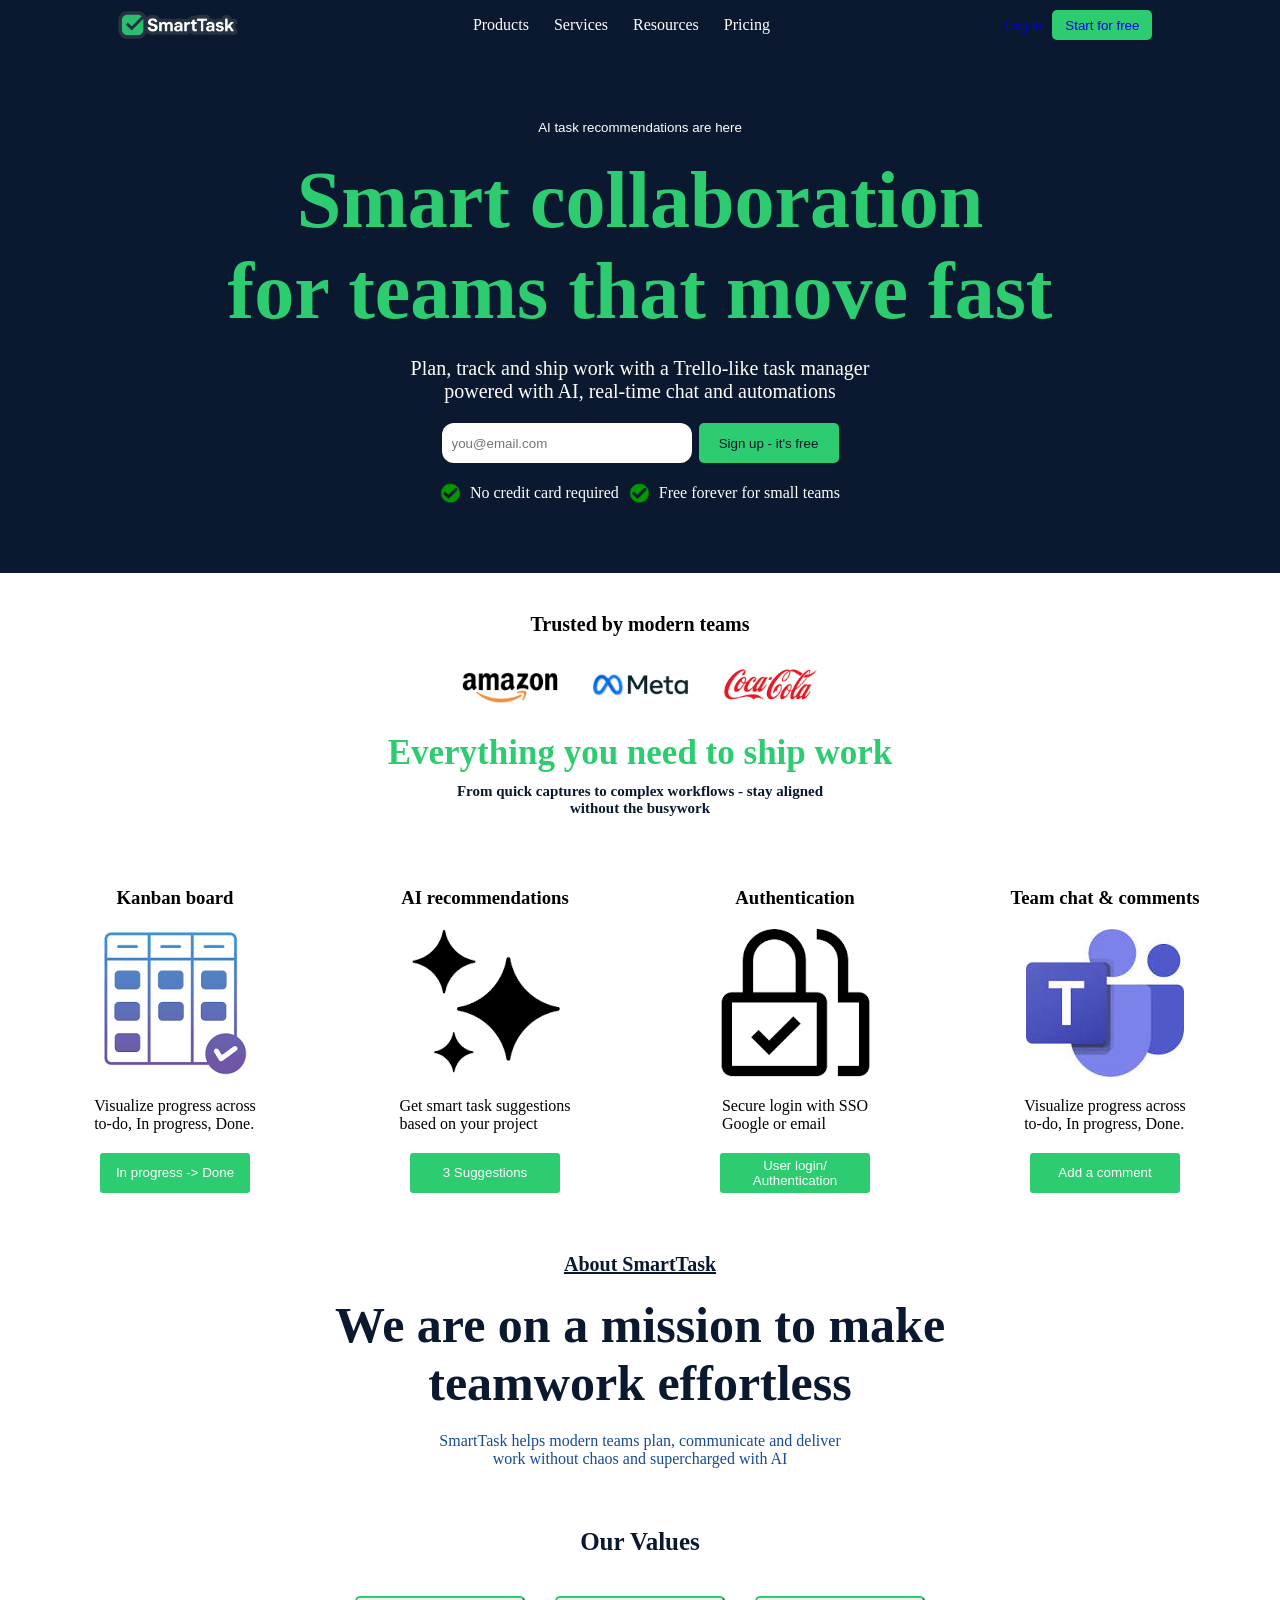
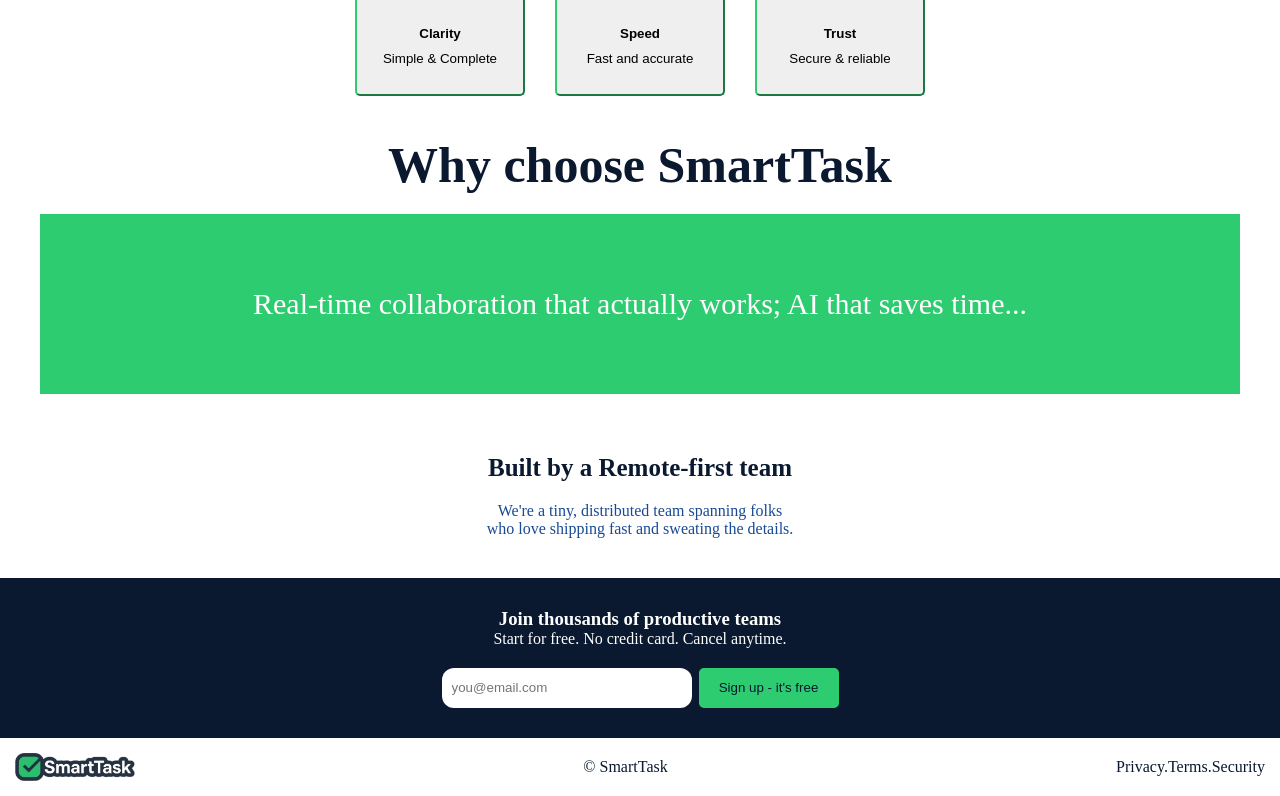
<file: index.html>
<!DOCTYPE html>
<html lang="en">
<head>
    <meta charset="UTF-8">
    <meta name="viewport" content="width=device-width, initial-scale=1.0">
    <title>SmartTask</title>
    <link rel="stylesheet" href="smart.css">
    <script defer src="/smart.js"></script>
</head>
<body>
    <div class="head">
        <img src="/sma.png">
        <div class="menu">☰</div>
        <div class="nav">

          <div class="dropdown">
            <a href="#">Products</a>
            <div class="dropdown-content">
                <a href="#">Team Collaboration</a>
                <a href="#">To-do list</a>
            </div>
          </div>

          <div class="dropdown">
            <a href="#">Services</a>
            <div class="dropdown-content">
                <a href="#">Automation</a>
                <a href="#">Ai Suggestions</a>
            </div>
          </div>
          
          <div class="dropdown">
            <a href="#">Resources</a>
            <div class="dropdown-content">
                <a href="">Kaban Board</a>
                <a href=""></a>
            </div>
          </div>

          <div class="dropdown">
            <a href="#">Pricing</a>
            <div class="dropdown-content">
                <a href="">Sign-up to premium</a>
            </div>
          </div>
        
        </div>

        <div class="btn">
            <button class="log"><a href="log.html"> Log In</a></button>
            <button class="start"><a href="sign.html">Start for free</a></button>
        </div>

    </div>

    <div class="section2">
        <button class="button"> <span> AI task recommendations are here</span></button>
        <h1>Smart collaboration <br>for teams that move fast</h1>
        <p class="para">Plan, track and ship work with a Trello-like task manager<br>powered with AI, real-time chat and automations</p>

        <div class="input">
        <input type="text" placeholder="you@email.com">
        <button><a href="sign.html">Sign up - it's free</a></button>
      </div>

      <div class="credit">
      <img class="tick" src="/tick.png"><p >No credit card required</p>
      <img class="tick" src="/tick.png"><p>Free forever for small teams</p>
    </div>
    </div>

    <div class="section3">
      <h5>Trusted by modern teams</h5>
      <div class="logo">
      <img src="/images/amazon.png">
      <img src="/images/meta.png">
      <img src="/images/coca.png">
      </div>

      <h4>Everything you need to ship work</h4>
      <h6>From quick captures to complex workflows - stay aligned <br> without the busywork</h6>
    </div>

    <div class="section4">
      <div class="card">
        <h3>Kanban board</h3>
        <img src="/images/KANBAN.png">
        <p>Visualize progress across <br>to-do, In progress, Done.</p>
        <button>In progress -> Done</button>
      </div>

      <div class="card">
        <h3>AI recommendations</h3>
        <img src="/images/ai.png">
        <p>Get smart task suggestions <br> based on your project</p>
        <button>3 Suggestions</button>
      </div>

      <div class="card">
        <h3>Authentication</h3>
        <img src="/images/authen.png">
        <p>Secure login with SSO<br>Google or email</p>
        <button>User login/ Authentication</button>
      </div>

      <div class="card">
        <h3>Team chat & comments</h3>
        <img src="/images/team.jpg">
        <p>Visualize progress across <br>to-do, In progress, Done.</p>
        <button>Add a comment</button>
      </div>

    </div>

    <div class="section5">
      <h6><u>About SmartTask</u></h6>
      <h2> We are on a mission to make<br>teamwork effortless</h2>
      <p>SmartTask helps modern teams plan, communicate and deliver <br> work without chaos and supercharged with AI</p>
      <h4><b>Our Values</b></h4>
      <div class="values">
        <button><b>Clarity</b> <br> Simple & Complete </button>
        <button><b>Speed</b> <br> Fast and accurate</button>
        <button><b>Trust</b> <br> Secure & reliable</button>
      </div>
      <h2> Why choose SmartTask</h2>

      <div class="why">
        <p class="scroll-text">
          Real-time collaboration that actually works; AI that saves time...
        </p>
      </div>

      <h4>Built by a Remote-first team</h4>
      <p>We're a tiny, distributed team spanning folks<br> who love shipping fast and sweating the details. </p>
    
    </div>
    </div>

    <div class="down">
      <h3>Join thousands of productive teams</h3>
      <p>Start for free. No credit card. Cancel anytime.</p>
      <div class="input">
        <input type="text" placeholder="you@email.com">
        <button><a href="sign.html">Sign up - it's free</a></button>
      </div>
    </div>

    <footer>
      <img src="/sma.png">
      <p>&copy SmartTask</p>
      <p href="">Privacy.Terms.Security</p>
    </footer>
</body>
</html>
</file>
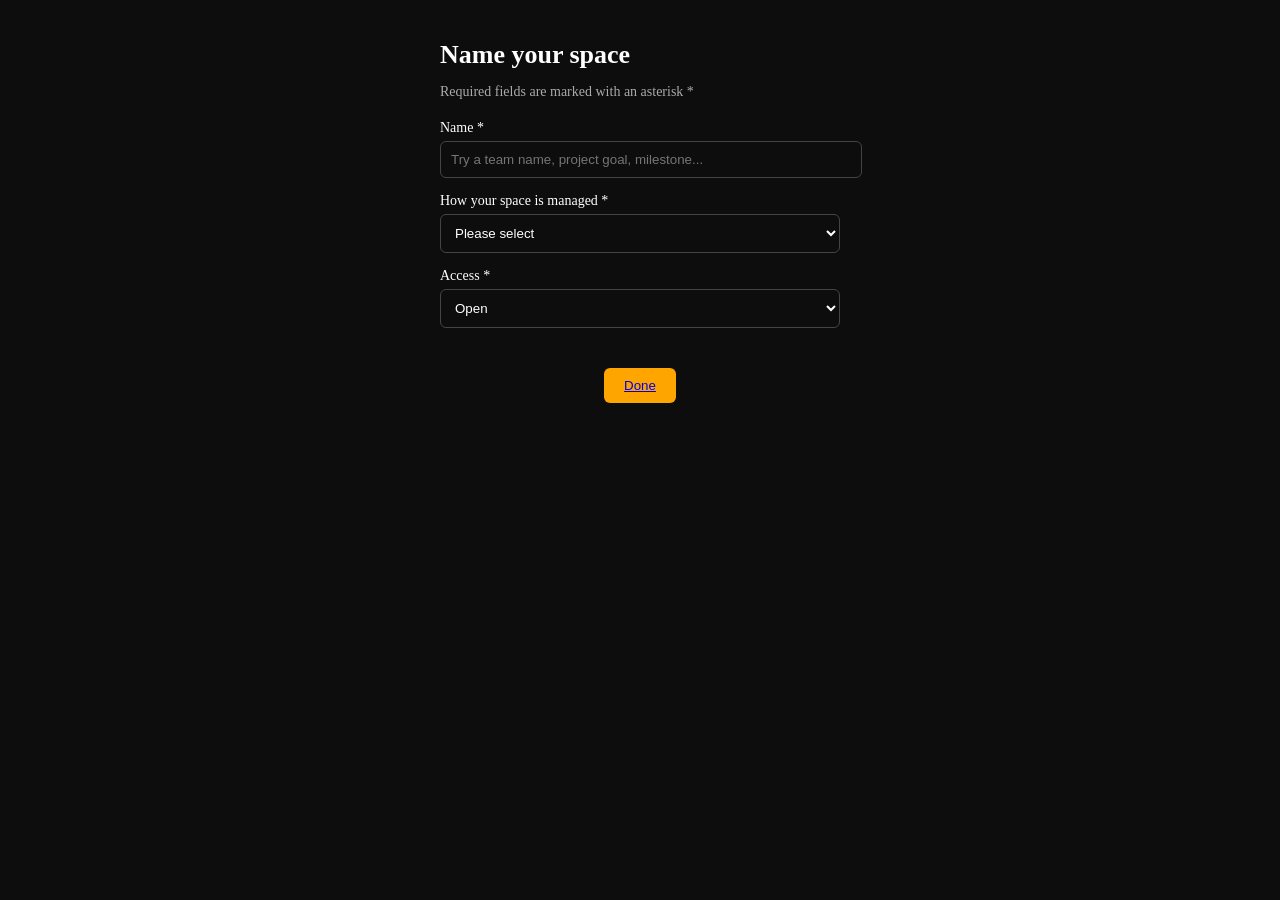
<file: craban.html>
<!DOCTYPE html>
<html lang="en">
<head>
  <meta charset="UTF-8">
  <title>Create Space</title>
  <link rel="stylesheet" href="craban.css">
  <script src="space.js"></script>
</head>
<body>

<div class="container">

  <h1>Name your space</h1>
  <p class="subtext">Required fields are marked with an asterisk *</p>

  <label>Name *</label>
  <input id="spaceName" type="text" placeholder="Try a team name, project goal, milestone...">

  <label>How your space is managed *</label>
  <select id="spaceType">
    <option>Please select</option>
    <option>Team-managed</option>
    <option>Company-managed</option>
  </select>
  
  <label>Access *</label>
  <select id="accessType">
    <option>Open</option>
    <option>Private</option>
  </select>

  </div>

  <div class="footer">
    <button id="createSpaceBtn"> <a href="done.html">Done</a></button>
  </div>

  
</div>

</body>
</html>
</file>
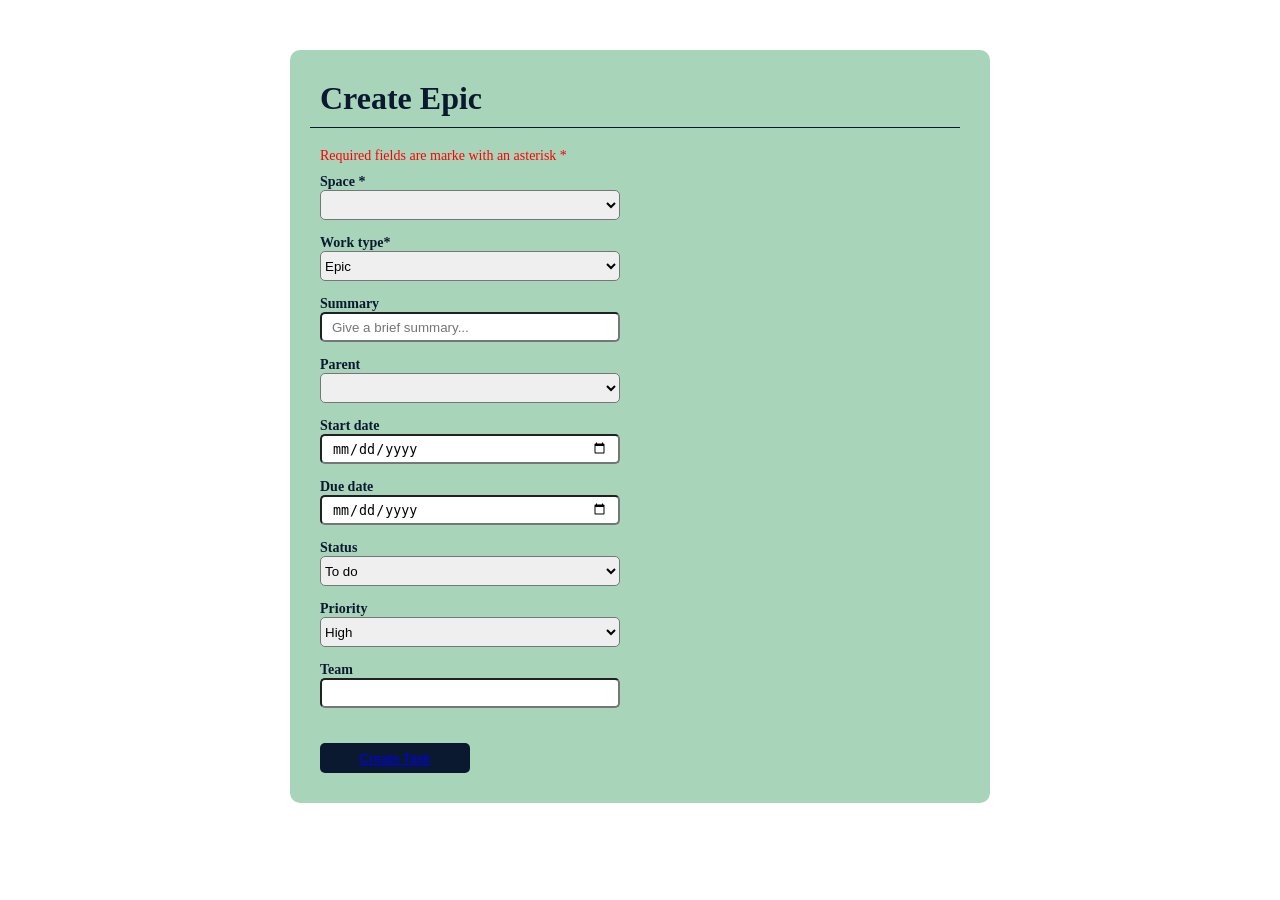
<file: create.html>
<!DOCTYPE html>
<html lang="en">
<head>
    <meta charset="UTF-8">
    <meta name="viewport" content="width=device-width, initial-scale=1.0">
    <title>Create</title>
    <link rel="stylesheet" href="create.css">
    <script src="create.js"></script>
</head>
<body>
    <div class="body">
    
    <header>
        <h1> Create Epic</h1>
    </header>

    <div class="main">
        <p>Required fields are marke with an asterisk *</p>

        <div class="option">
        <h2>Space *</h2>
        <select value="">
            <option></option>
        </select>
        <h2>Work type*</h2>
        <select value="Status">
            <option value="Epic">Epic</option>
            <option value="Task">Task</option>
            <option value="Sub-task">Sub-task</option>
        </select>
        <h2>Summary</h2>
        <input id="summary" type="text" placeholder="Give a brief summary...">
        <h2>Parent</h2>
        <select value="Status">
            <option value="Epic"></option>
            <option value="Task"></option>
            <option value="Sub-task"></option>
        </select>
        <h2>Start date</h2>
        <input type="date">
        <h2>Due date</h2>
        <input type="date">

        <h2>Status</h2>
        <select id="status">
            <option value="Todo">To do</option>
            <option value="Inprogress">In progress</option>
            <option value="Review">Review</option>
            <option value="Done">Done</option>
        </select>

        <h2>Priority</h2>
        <select value="Status">
            <option value="Epic">High</option>
            <option value="Task">Medium</option>
            <option value="Sub-task">Low</option>
        </select>

        <h2>Team</h2>
        <input type="">
    </div>
    <button id="createBtn"><a href="done.html"> Create Task</a></button>
    </div>

</div>
</body>
</html>
</file>
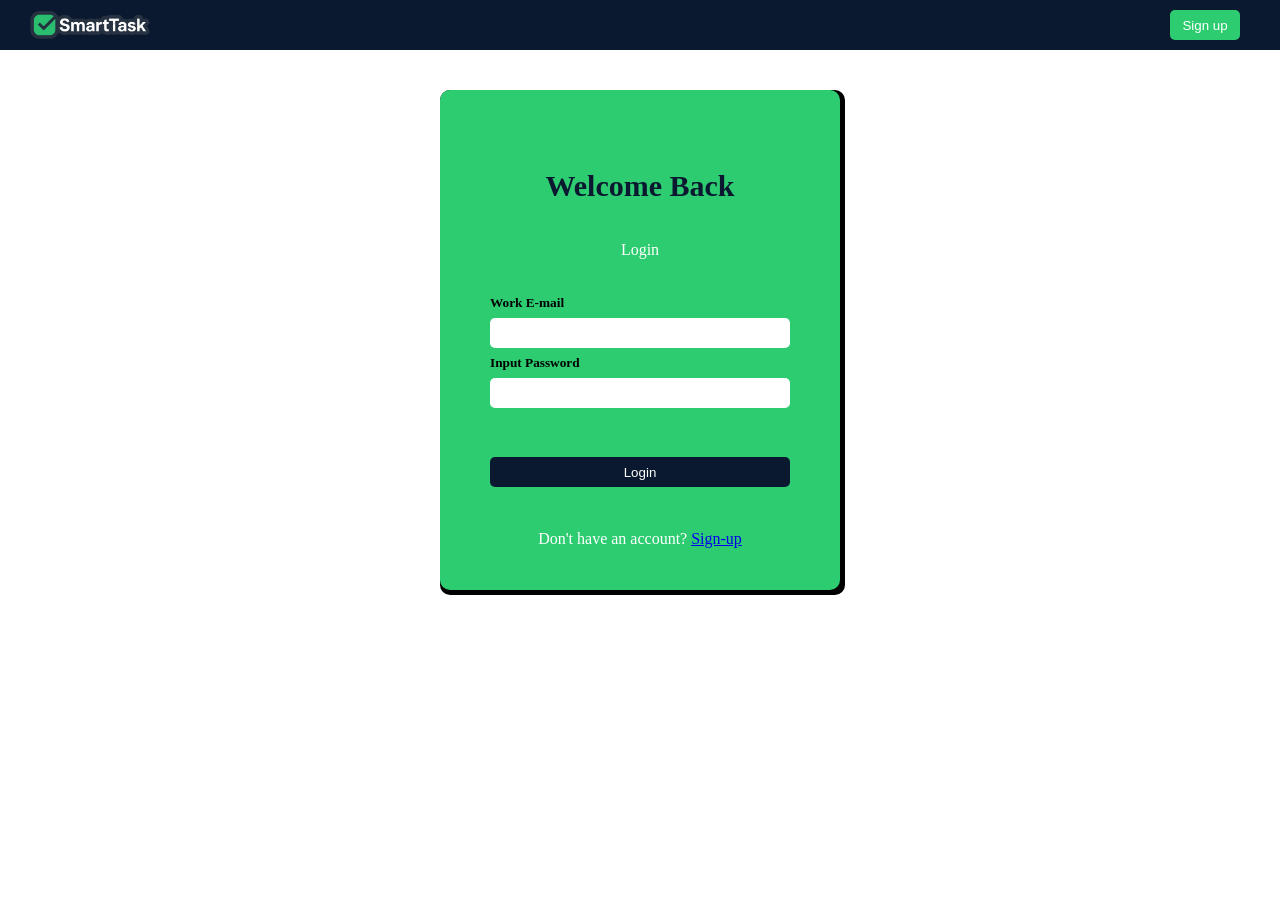
<file: log.html>
<!DOCTYPE html>
<html lang="en">
<head>
    <meta charset="UTF-8">
    <meta name="viewport" content="width=device-width, initial-scale=1.0">
    <title>Sign-up</title>
    <link rel="stylesheet" href="log.css">
    <script  defer src="smart.js"></script>
</head>
<body>
    <div class="head">
        <img src="/sma.png">

        <div class="btn">
            <button class="log" >Sign up</button>
        </div>

    </div>
    
    <div class="second">
      <div class="shadow"></div>

    <div class="card">

    <h2> Welcome Back</h2>
    <p>Login</p>
  
    <div class="input">
    <h5>Work E-mail</h5>
    <input id="loginEmail" type="text">
 
    <h5>Input Password</h5>
    <input id="loginPassword" type="password">
  </div>

  <button id="loginBtn" class="button">Login</button>
    <p class="or">Don't have an account? <a href="sign.html">Sign-up</a></p>
    
    </div>
  </div>
</body>
</html>
</file>
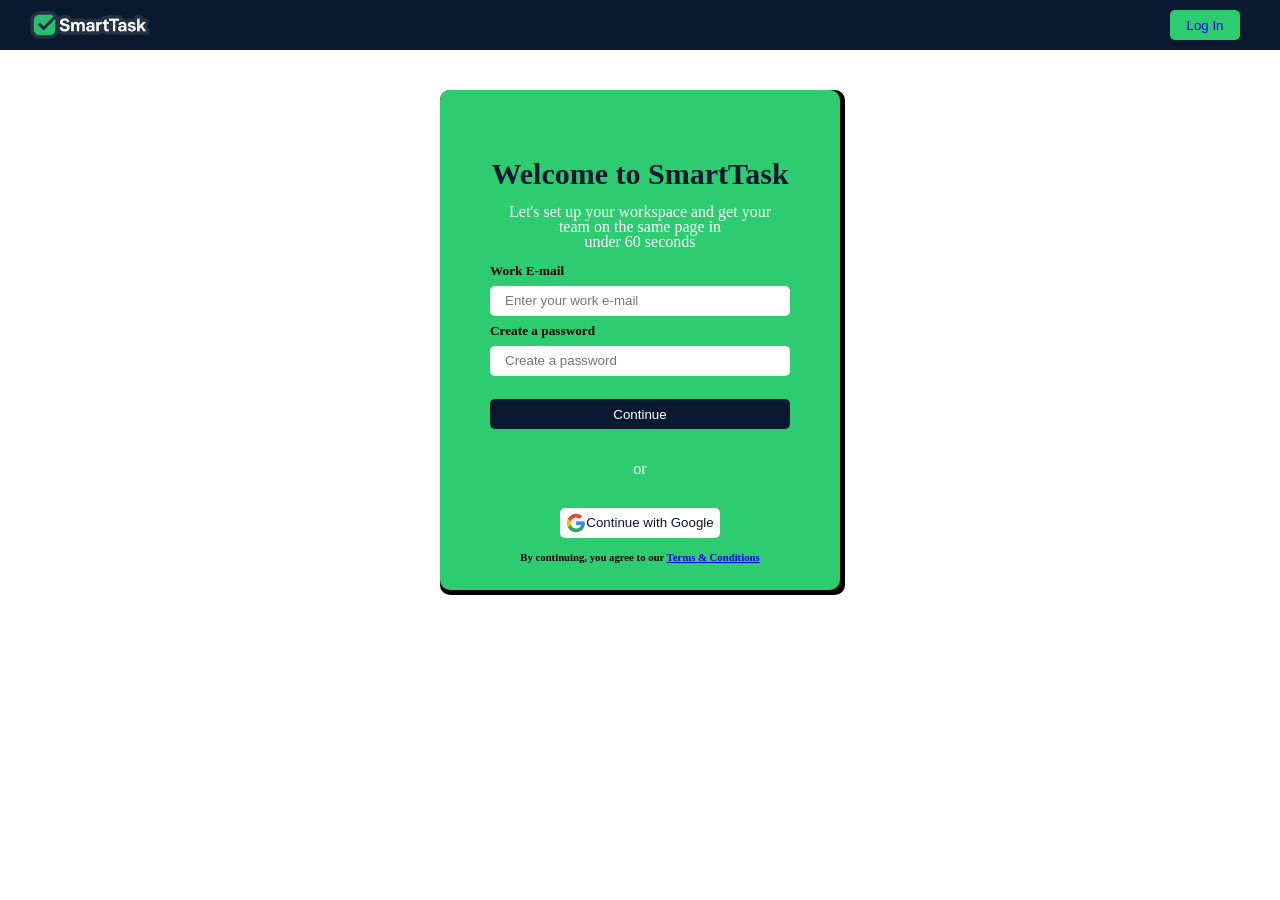
<file: sign.html>
<!DOCTYPE html>
<html lang="en">
<head>
    <meta charset="UTF-8">
    <meta name="viewport" content="width=device-width, initial-scale=1.0">
    <title>Sign-up</title>
    <link rel="stylesheet" href="sign.css">
    <script  defer src="smart.js"></script>
</head>
<body>
    <div class="head">
        <img src="/sma.png">


        <div class="btn">
            <button class="log" ><a href="log.html">Log In</a> </button>
        </div>

    </div>
    
    <div class="second">
      <div class="shadow"></div>

    <div class="card">

    <h2> Welcome to SmartTask</h2>
    <p>Let's set up your workspace and get your<br> team on the same page in <br>under 60 seconds</p>
  
    <div class="input">
    <h5>Work E-mail</h5>
    <input id="email" type="text" placeholder="Enter your work e-mail">
 

    <h5>Create a password</h5>
    <input id="password" type="password" placeholder="Create a password">
  </div>

  <button class="button" id="signupBtn">Continue</button>
    <span></span>
    <p class="or">or</p>
    <span></span>
    <button class="continue"><img src="/images/google.png">Continue with Google</button>

    <h6>By continuing, you agree to our <a href="#">Terms & Conditions</a></h6>
    </div>
  </div>
</body>
</html>
</file>
<file: smart.css>
*{
    margin: 0;
    padding: 0;
    box-sizing: border-box;
}

.head{
    display: flex;
    flex-direction: row;
    justify-content: space-around;
    align-items: center;
    background-color: #0a192f;
    width: 100%;
    padding: 10px;
}
.head img{
    width: 120px;
    margin-left: -10px;
}
.nav{
    display: flex;
    gap: 25px;
}
.menu {
    display: none;
  }
.nav a{
    text-decoration: none;
    color: white;
}
.log{
    background: none;
    color: white;
    border: none;
}
.scroll-text {
    font-size: 16px;
    text-align: center;
  }
.start{
    background: #2ecc71;
    color: white;
    border: none;
    height: 30px;
    width: 100px;
    border-radius: 5px;
}
.dropdown{
    position: relative;
}
.dropdown-content{
    display: none;
    position: absolute;
    top: 100%;
    left: 0;
    background-color: #2ecc71;
    min-width: 150px;
    border-radius: 5px;
    z-index: 1000;
    flex-direction: column;
}
.dropdown-content a{
    padding: 0.7rem 1rem;
    color: white;
    text-decoration: none;
    display: block;
}
.dropdown-content a:hover{
    color: #0a192f;
}
.dropdown:hover .dropdown-content{
    display: flex;
}
.btn{
    display: flex;
    gap: 10px;
}
.btn a{
    text-decoration: none;
}
.start:hover{
    color: #2ecc71;
    background-color: white;
}
.log:hover{
    color: #2ecc71;
}
.section2{
    display: flex;
    flex-direction: column;
    justify-content: center;
    align-items: center;
    padding: 70px;
    gap: 20px;
    text-align: center;
    background-color: #0a192f;
}

.button {
    margin: 0;
    height: auto;
    background: transparent;
    padding: 0;
    border: none;
    cursor: pointer;
    color: white;
  }
 
   .button:hover {
    cursor: crosshair;
   }

 h1{
    font-size: 80px;
    color: #2ecc71;
    gap: none;
   }
   .para{
    font-size: 20px;
    color: white;
   }
   .input{
    display: flex;
    align-items: center;
    gap: 7px;
    
   }
   .input input{
    width: 250px;
    height: 40px;
    border-radius: 12px;
    padding: 10px;
    border: 1px black;
   }
   .input button{
    background: #2ecc71;
    color: white;
    border: none;
    height: 40px;
    width: 140px;
    border-radius: 5px;
   }
   .input a{
    text-decoration: none;
    color: #0a192f;
   }
   
   .input button:hover{
    background: white;
    color: #2ecc71;
    cursor: pointer;
   }
   .tick{
    width: 20px;
   }
   .credit p{
    color: white;
   }
   .credit{
    display: flex;
    flex-direction: row;
    align-items: center;
    gap: 10px;
   }
   .section3{
    padding: 40px;
   display: flex;
   flex-direction: column;
   align-items: center;
   justify-content: center;
   }
   .section3 h5{
    font-size: 20px;
   }
   .logo img{
    width: 100px;
   }
   .logo{    
    display: flex;
    padding: 20px;
    gap: 30px;
}
.section3 h4{
    font-size: 35px;
    color: #2ecc71;
}
.section3 h6{
    font-size: 15px;
    padding: 10px;
    text-align: center;
    color: #0a192f;
}
.section4{
    display: flex;
    padding: 10px;
    gap: 80px;
    flex-direction: row;
    justify-content: center;
    align-items: center;
}
.card{
    border:10px black;
    border-radius: 5px;
    width: 230px;
    display: flex;
    flex-direction: column;
    justify-content: center;
    align-items: center;
    gap: 20px;
    color: black;
    padding: 10px;
}
.card:hover{
    color: #2ecc71;
    transform: scale(1.1); 
    background-color: #0a192f;
    box-shadow: 0 10px 20px rgba(0,0,0,0.2);
    z-index: 10; 
}
.card button{
    border: 1px #0a192f;
    border-radius: 3px;
    color: white;
    background-color: #2ecc71;
    width: 150px;
    height: 40px;
}
.section5{
    display: flex;
    flex-direction: column;
    justify-content: center;
    align-items: center;
    padding: 40px;
    gap: 20px;
}
.section5 h6{
    font-size: 20px;
    color: #0a192f;
}
.section5 h2{
    text-align: center;
    color: #0a192f;
    font-size: 50px;
}
.section5 p{
    text-align: center;
    color: #184a96;
}
.section5 h4{
    font-size: 25px;
    color: #0a192f;
    padding-top: 40px;
}
.values{
    display: flex;
    gap: 30px;
    padding: 20px;
    justify-content: center;
    align-items: center;
}
.values button{
    width: 170px;
    height: 100px;
    border-radius: 5px;
    line-height: 25px;
    border-color: #2ecc71;
    text-align: center;
}
.values button:hover{
    background: #2ecc71;
    color: white;
}
.why{
    display: flex;
    flex-direction: column;
    align-items: center;
    justify-content: center;
    background-color: #2ecc71;
    width: 100%;
    height: 20vh;
}
.why p{
    font-size: 30px;
    color: white;
}
.teamimg{
    display: flex;
    flex-direction: row;
    gap: 30px;
}
.teamimg img{
    border-radius: 20px;
}
.down{
    background-color: #0a192f;
    padding: 30px;
    display: flex;
    flex-direction: column;
    gap: 10px;
    justify-content: center;
    align-items: center;
    color: white;
}
.down p{
    margin-top: -10px;
    padding-bottom: 10px;
}
footer img{
    width: 120px;
   
}
footer{
    padding: 15px;
    display: flex;
    flex-direction: row;
    justify-content: space-between;
    align-items: center;
}
footer p{
    color: #0a192f;
}

@media (max-width: 320px){
.nav {
      display: none;
    }
.btn {
      display: none;
    }
    .head {
      display: flex;
      justify-content: space-between;
      padding: 5px;
      padding-left: 22px;
      padding-right: 18px;
      width: 320px;
    }
    .menu {
      display: block;
      font-size: 25px;
      color: white;
    }
    .section2 {
      display: flex;
      padding: 15px 10px;
      width: 100%;
      justify-content: center;
      align-items: center;
      flex-direction: column;
      margin-top: 1px;
    }
   
    .button {
      margin: 5px;
      height: auto;
      background: transparent;
      padding-top: 55px;
      border: none;
      cursor: pointer;
      color: white;
    }
   
     .button:hover {
      cursor: crosshair;
     }
     h1{
      font-size: 25px;
      margin-top: 10px;
     }
     .para{
      font-size: 12px;
      margin-top: 10px;
     }
     .input{
      padding-top: 50px;
      display: flex;
      flex-direction: column;
     }
     .input input{
      width: 300px;
     }
     .tick{
      width: 12px;
      margin-right: -7px;
     }
     .credit p{
      font-size: 11px;
     }
    .section3 h5{
      font-size: 20px;
      margin-top: 15px;
     }
     .logo img{
      width: 100px;
     }
     .logo{
      display: flex;
      flex-direction: column;
     }
     .section3 h4{
      font-size: 25px;
      margin-top: 20px;
      text-align: center;
     }
     .section3 h6{
      font-size: 15px;
      margin-top: 10px;
     }
     .section4{
      display: flex;
      flex-direction: column;
     }
     .section5 h2{
      font-size: 30px;
      padding: 10px;
     }
     .section5 p{
      font-size: 18px;
      padding: 10px;
      color: #2ecc71;
     }
     .values{
      display: flex;
      flex-direction: column;
     }
     .why{
      height: 10vh;
      background-color: #0a192f;
     }
     .why p{
      font-size: 15px;
     }
     .section5 h4{
      text-align: center;
     }
     .down{
      text-align: center;
     }
     footer img{
      width: 80px;
     }
     footer p{
      font-size: 10px;
     }
    }

    
@media (max-width: 375px){
  .nav {
        display: none;
      }
  .btn {
        display: none;
      }
      .head {
        display: flex;
        justify-content: space-between;
        padding: 5px;
        padding-left: 22px;
        padding-right: 18px;
        width: 100%;
      }
      .menu {
        display: block;
        font-size: 25px;
        color: white;
      }
      .section2 {
        display: flex;
        padding: 15px 10px;
        width: 100%;
        justify-content: center;
        align-items: center;
        flex-direction: column;
        margin-top: 1px;
      }
     
      .button {
        margin: 5px;
        height: auto;
        background: transparent;
        padding-top: 55px;
        border: none;
        cursor: pointer;
        color: white;
      }
     
       .button:hover {
        cursor: crosshair;
       }
       h1{
        font-size: 25px;
        margin-top: 10px;
       }
       .para{
        font-size: 12px;
        margin-top: 10px;
       }
       .input{
        padding-top: 50px;
        display: flex;
        flex-direction: column;
       }
       .input input{
        width: 300px;
       }
       .tick{
        width: 12px;
        margin-right: -7px;
       }
       .credit p{
        font-size: 11px;
       }
      .section3 h5{
        font-size: 20px;
        margin-top: 15px;
       }
       .logo img{
        width: 100px;
       }
       .logo{
        display: flex;
        flex-direction: column;
       }
       .section3 h4{
        font-size: 25px;
        margin-top: 20px;
        text-align: center;
       }
       .section3 h6{
        font-size: 15px;
        margin-top: 10px;
       }
       .section4{
        display: flex;
        flex-direction: column;
       }
       .section5 h2{
        font-size: 30px;
        padding: 10px;
       }
       .section5 p{
        font-size: 18px;
        padding: 10px;
        color: #2ecc71;
       }
       .values{
        display: flex;
        flex-direction: column;
       }
       .why{
        height: 10vh;
        background-color: #0a192f;
       }
       .why p{
        font-size: 15px;
       }
       .section5 h4{
        text-align: center;
       }
       .down{
        text-align: center;
       }
       footer img{
        width: 80px;
       }
       footer p{
        font-size: 10px;
       }
      }


      
@media (max-width: 425px){
  .nav {
        display: none;
      }
  .btn {
        display: none;
      }
      .head {
        display: flex;
        justify-content: space-between;
        padding: 5px;
        padding-left: 22px;
        padding-right: 18px;
        width: 100%;
      }
      .menu {
        display: block;
        font-size: 25px;
        color: white;
      }
      .section2 {
        display: flex;
        padding: 15px 10px;
        width: 100%;
        justify-content: center;
        align-items: center;
        flex-direction: column;
        margin-top: 1px;
      }
     
      .button {
        margin: 5px;
        height: auto;
        background: transparent;
        padding-top: 55px;
        border: none;
        cursor: pointer;
        color: white;
      }
     
       .button:hover {
        cursor: crosshair;
       }
       h1{
        font-size: 25px;
        margin-top: 10px;
       }
       .para{
        font-size: 12px;
        margin-top: 10px;
       }
       .input{
        padding-top: 50px;
        display: flex;
        flex-direction: column;
       }
       .input input{
        width: 300px;
       }
       .tick{
        width: 12px;
        margin-right: -7px;
       }
       .credit p{
        font-size: 11px;
       }
      .section3 h5{
        font-size: 20px;
        margin-top: 15px;
       }
       .logo img{
        width: 100px;
       }
       .logo{
        display: flex;
        flex-direction: column;
       }
       .section3 h4{
        font-size: 25px;
        margin-top: 20px;
        text-align: center;
       }
       .section3 h6{
        font-size: 15px;
        margin-top: 10px;
       }
       .section4{
        display: flex;
        flex-direction: column;
       }
       .section5 h2{
        font-size: 30px;
        padding: 10px;
       }
       .section5 p{
        font-size: 18px;
        padding: 10px;
        color: #2ecc71;
       }
       .values{
        display: flex;
        flex-direction: column;
       }
       .why{
        height: 10vh;
        background-color: #0a192f;
       }
       .why p{
        font-size: 15px;
       }
       .section5 h4{
        text-align: center;
       }
       .down{
        text-align: center;
       }
       footer img{
        width: 80px;
       }
       footer p{
        font-size: 10px;
       }
      }
</file>
<file: craban.css>
body {
    margin: 0;
    background: #0d0d0d;
    color: white;
  }
  .container {
    width: 400px;
    margin: 40px auto;
  }
  h1 {
    font-size: 26px;
    margin-bottom: 10px;
  }
  .subtext {
    color: #aaa;
    font-size: 14px;
    margin-bottom: 20px;
  }
  label {
    display: block;
    margin-top: 15px;
    margin-bottom: 5px;
    font-size: 14px;
  }
  input, select {
    width: 100%;
    padding: 10px;
    background: transparent;
    border: 1px solid #444;
    border-radius: 6px;
    color: white;
  }
  input:focus, select:focus {
    outline: none;
    border: 1px solid orange;
  }
  .template-header {
    display: flex;
    justify-content: space-between;
    margin-top: 20px;
  }
  .details {
    color: orange;
    cursor: pointer;
    font-size: 13px;
  }
  .template-card {
    display: flex;
    gap: 10px;
    margin-top: 10px;
    padding: 10px;
    border: 1px solid #333;
    border-radius: 8px;
    align-items: center;
  }
  .template-img {
    width: 60px;
    height: 40px;
    background: #222;
    border-radius: 4px;
  }
  .footer {
    margin-top: 30px;
    display: flex;
    justify-content: center;
    align-items: center;
  }
  .footer button {
    background: orange;
    border: none;
    padding: 10px 20px;
    border-radius: 6px;
    cursor: pointer;
  }
</file>
<file: create.css>
*{
    margin: 0;
    padding: 0;
    box-sizing: border-box;
}
body{
    display: flex;
    align-items: center;
    justify-content: center;
    padding: 50px;
    background: transparent;
}
.body{
    width: 700px;
    display: flex;
    background-color: #a8d4ba;
    border-radius: 10px;
    padding: 20px;
    flex-direction: column;
}
.body header{
    color: #0a192f;
    border-bottom: 1px solid;
    padding: 10px;
    width: 650px;
}
.main{
    padding: 10px;
    margin-top: 10px;
}
.main button{
    background-color: #0a192f;
    color: white;
    width: 150px;
    height: 30px;
    border: none;
    margin-top: 20px;
    border-radius: 5px;
}
.main p{
    color: red;
    font-size: 14px;
    margin-bottom: 10px;
}
.option h2{
    color: #0a192f;
    font-size: 18px;
}
select{
    margin-bottom: 15px;
    width: 300px;
    border-radius: 5px;
    height: 30px;
}
.option h2{
    font-size: 14px;
}
.option input{
    margin-bottom: 15px;
    width: 300px;
    border-radius: 5px;
    height: 30px;
    padding: 10px;
}
</file>
<file: log.css>
*{
    margin: 0;
    padding: 0;
    box-sizing: border-box;
}
.head img{
    width: 120px;
    margin-left: -10px;
}
.head{
    display: flex;
    flex-direction: row;
    justify-content: space-between;
    align-items: center;
    background-color: #0a192f;
    width: 100%;
    padding: 10px;
    padding-left: 40px;
    padding-right: 40px;
}
.nav{
    display: flex;
    gap: 25px;
}
.nav a{
    text-decoration: none;
    color: white;
}
.log{
    background: #2ecc71;
    color: white;
    width: 70px;
    height: 30px;
    border: 2px white;
    border-radius: 5px;
}
.start{
    background: #2ecc71;
    color: white;
    border: none;
    height: 30px;
    width: 100px;
    border-radius: 5px;
}
.dropdown{
    position: relative;
}
.dropdown-content{
    display: none;
    position: absolute;
    top: 100%;
    left: 0;
    background-color: #2ecc71;
    min-width: 150px;
    border-radius: 5px;
    z-index: 1000;
    flex-direction: column;
}
.dropdown-content a{
    padding: 0.7rem 1rem;
    color: white;
    text-decoration: none;
    display: block;
}
.dropdown-content a:hover{
    color: #0a192f;
}
.dropdown:hover .dropdown-content{
    display: flex;
}
.btn{
    display: flex;
    gap: 10px;
}
.start:hover{
    color: #2ecc71;
    background-color: white;
}
.log:hover{
    color: #0a192f;
}
.second{
    display: flex;
    justify-content: center;
    padding: 40px;
}
.shadow{
    
    width: 405px;
    height: 505px;
    border-radius: 10px;
    border: 2px solid;
    background: #000000;
    margin-left: 5px;
}
.card{
    display: flex;
    flex-direction: column;
    justify-content: space-around;
    align-items: center;
    width: 400px;
    height: 500px;
    padding: 20px;
    border-radius: 10px;
    
    background: #2ecc71;
    position: absolute;
}
.card h2{
    color: #0a192f;
    font-size: 30px;
    margin-top: 40px;
}
.card p{
    color: white;
    text-align: center;
    line-height: 15px;
}
.input{
    display: flex;
    width: 300px;
    flex-direction: column;
    justify-content: space-between;
    gap: 7px;
}
input{
    border-radius: 5px;
    height: 30px;
    border: none;
    padding: 15px;
}
.button{
    width: 300px;
    height: 30px;
    background: #0a192f;
    margin-top: 10px;
    border-radius: 5px;
    color: white;
    border: none;
}
.button:hover{
    background: white;
    color: #0a192f;
}
.or{
    padding: 5px;
}
.continue{
 display: flex;
 align-items: center;
 justify-content: center;
 border: none;
 background-color: white;
 color: #0a192f;
 border-radius: 5px;
 height: 30px;
 width: 160px;
}
.continue:hover{
    background-color: #0a192f;
    color: white;
}
.continue img{
    width: 20px;
}
.btn a{
    text-decoration: none;
}


@media (max-width: 320px) {
    .head{
        display: flex;
        width: 100%;
    }
    .second{
        display: flex;
        width: 100%;
    }
    .shadow{
        display: flex;
        width: 100%;
    }
    .card{
        width: 240px;
        display: flex;
        justify-content: center;
        align-items: center;
        height: 69vh;
    }
    .shadow{
        width: 245px;
        height: 70vh;
        position: absolute;
    }
    h2{
        text-align: center;
    }
    .card h2{
        font-size: 30px;
    }
    .card p{
        font-size: 12px;
        margin-top: 10px;
    }
    .input input{
        width: 200px;
        height: 20px;
    }
    .input{
        display: flex;
        padding: 10px;
        align-items: center;
    }
    .input h5{
        font-size: 10px;
        margin-left: -110px;
    }
    .button{
        width: 100px;
        margin-top: -2px;
    }
    .card button{
        height: 40px;
    }
    .continue{
        width: 140px;
        margin-top: -2px;
    }
   .card h6{
    font-size: 9px;
    margin-top: 10px;
    text-align: center;
   }
}


@media (max-width: 375px) {
    .head{
        display: flex;
        width: 100%;
    }
    .second{
        display: flex;
        width: 100%;
    }
    .shadow{
        display: flex;
        width: 100%;
    }
    .card{
        width: 240px;
        display: flex;
        justify-content: center;
        align-items: center;
        height: 69vh;
    }
    .shadow{
        width: 245px;
        height: 70vh;
        position: absolute;
    }
    h2{
        text-align: center;
    }
    .card h2{
        font-size: 30px;
    }
    .card p{
        font-size: 12px;
        margin-top: 10px;
    }
    .input input{
        width: 200px;
        height: 20px;
    }
    .input{
        display: flex;
        padding: 10px;
        align-items: center;
    }
    .input h5{
        font-size: 10px;
        margin-left: -110px;
    }
    .button{
        width: 100px;
        margin-top: -2px;
    }
    .card button{
        height: 40px;
    }
    .continue{
        width: 140px;
        margin-top: -2px;
    }
   .card h6{
    font-size: 9px;
    margin-top: 10px;
    text-align: center;
   }
}


@media (max-width: 425px) {
    .head{
        display: flex;
        width: 100%;
    }
    .second{
        display: flex;
        width: 100%;
    }
    .shadow{
        display: flex;
        width: 100%;
    }
    .card{
        width: 240px;
        display: flex;
        justify-content: center;
        align-items: center;
        height: 69vh;
    }
    .shadow{
        width: 245px;
        height: 70vh;
        position: absolute;
    }
    h2{
        text-align: center;
    }
    .card h2{
        font-size: 30px;
    }
    .card p{
        font-size: 12px;
        margin-top: 10px;
    }
    .input input{
        width: 200px;
        height: 20px;
    }
    .input{
        display: flex;
        padding: 10px;
        align-items: center;
    }
    .input h5{
        font-size: 10px;
        margin-left: -110px;
    }
    .button{
        width: 100px;
        margin-top: -2px;
    }
    .card button{
        height: 40px;
    }
    .continue{
        width: 140px;
        margin-top: -2px;
    }
   .card h6{
    font-size: 9px;
    margin-top: 10px;
    text-align: center;
   }
}
</file>
<file: sign.css>
*{
    margin: 0;
    padding: 0;
    box-sizing: border-box;
}
.head img{
    width: 120px;
    margin-left: -10px;
}
.head{
    display: flex;
    flex-direction: row;
    justify-content: space-between;
    align-items: center;
    background-color: #0a192f;
    width: 100%;
    padding: 10px;
    padding-left: 40px;
    padding-right: 40px;
}
.nav{
    display: flex;
    gap: 25px;
}
.nav a{
    text-decoration: none;
    color: white;
}
.log{
    background: #2ecc71;
    color: white;
    width: 70px;
    height: 30px;
    border: 2px white;
    border-radius: 5px;
}
.start{
    background: #2ecc71;
    color: white;
    border: none;
    height: 30px;
    width: 100px;
    border-radius: 5px;
}
.dropdown{
    position: relative;
}
.dropdown-content{
    display: none;
    position: absolute;
    top: 100%;
    left: 0;
    background-color: #2ecc71;
    min-width: 150px;
    border-radius: 5px;
    z-index: 1000;
    flex-direction: column;
}
.dropdown-content a{
    padding: 0.7rem 1rem;
    color: white;
    text-decoration: none;
    display: block;
}
.dropdown-content a:hover{
    color: #0a192f;
}
.dropdown:hover .dropdown-content{
    display: flex;
}
.btn{
    display: flex;
    gap: 10px;
}
.start:hover{
    color: #2ecc71;
    background-color: white;
}
.log:hover{
    color: #0a192f;
}
.second{
    display: flex;
    justify-content: center;
    padding: 40px;
}
.shadow{
    
    width: 405px;
    height: 505px;
    border-radius: 10px;
    border: 2px solid;
    background: #000000;
    margin-left: 5px;
}
.card{
    display: flex;
    flex-direction: column;
    justify-content: space-around;
    align-items: center;
    width: 400px;
    height: 500px;
    padding: 20px;
    border-radius: 10px;
    
    background: #2ecc71;
    position: absolute;
}
.card h2{
    color: #0a192f;
    font-size: 30px;
    margin-top: 40px;
}
.card p{
    color: white;
    text-align: center;
    line-height: 15px;
}
.input{
    display: flex;
    width: 300px;
    flex-direction: column;
    justify-content: space-between;
    gap: 7px;
}
input{
    border-radius: 5px;
    height: 30px;
    border: none;
    padding: 15px;
}
.button{
    width: 300px;
    height: 30px;
    background: #0a192f;
    margin-top: 10px;
    border-radius: 5px;
    color: white;
    border: none;
}
.button:hover{
    background: white;
    color: #0a192f;
}
.or{
    padding: 5px;
}
.continue{
 display: flex;
 align-items: center;
 justify-content: center;
 border: none;
 background-color: white;
 color: #0a192f;
 border-radius: 5px;
 height: 30px;
 width: 160px;
}
.continue:hover{
    background-color: #0a192f;
    color: white;
}
.continue img{
    width: 20px;
}
.btn a{
    text-decoration: none;
}


@media (max-width: 320px){
    .head{
        display: flex;
        width: 100%;
    }
    .second{
        display: flex;
        width: 100%;
    }
    .shadow{
        display: flex;
        width: 100%;
    }
    .card{
        width: 240px;
        display: flex;
        justify-content: center;
        align-items: center;
        height: 69vh;
    }
    .shadow{
        width: 245px;
        height: 70vh;
        position: absolute;
    }
    h2{
        text-align: center;
    }
    .card h2{
        font-size: 30px;
    }
    .card p{
        font-size: 12px;
        margin-top: 10px;
    }
    .input input{
        width: 200px;
        height: 20px;
    }
    .input{
        display: flex;
        padding: 10px;
        align-items: center;
    }
    .input h5{
        font-size: 10px;
        margin-left: -110px;
    }
    .button{
        width: 100px;
        margin-top: -2px;
    }
    .card button{
        height: 40px;
    }
    .continue{
        width: 140px;
        margin-top: -2px;
    }
   .card h6{
    font-size: 9px;
    margin-top: 10px;
    text-align: center;
   }
    }
    

    
@media (max-width: 375px){
    .head{
        display: flex;
        width: 100%;
    }
    .second{
        display: flex;
        width: 100%;
    }
    .shadow{
        display: flex;
        width: 100%;
    }
    .card{
        width: 240px;
        display: flex;
        justify-content: center;
        align-items: center;
        height: 69vh;
    }
    .shadow{
        width: 245px;
        height: 70vh;
        position: absolute;
    }
    h2{
        text-align: center;
    }
    .card h2{
        font-size: 30px;
    }
    .card p{
        font-size: 12px;
        margin-top: 10px;
    }
    .input input{
        width: 200px;
        height: 20px;
    }
    .input{
        display: flex;
        padding: 10px;
        align-items: center;
    }
    .input h5{
        font-size: 10px;
        margin-left: -110px;
    }
    .button{
        width: 100px;
        margin-top: -2px;
    }
    .card button{
        height: 40px;
    }
    .continue{
        width: 140px;
        margin-top: -2px;
    }
   .card h6{
    font-size: 9px;
    margin-top: 10px;
    text-align: center;
   }
    }
    


    
@media (max-width: 425px){
    .head{
        display: flex;
        width: 100%;
    }
    .second{
        display: flex;
        width: 100%;
    }
    .shadow{
        display: flex;
        width: 100%;
    }
    .card{
        width: 240px;
        display: flex;
        justify-content: center;
        align-items: center;
        height: 69vh;
    }
    .shadow{
        width: 245px;
        height: 70vh;
        position: absolute;
    }
    h2{
        text-align: center;
    }
    .card h2{
        font-size: 30px;
    }
    .card p{
        font-size: 12px;
        margin-top: 10px;
    }
    .input input{
        width: 200px;
        height: 20px;
    }
    .input{
        display: flex;
        padding: 10px;
        align-items: center;
    }
    .input h5{
        font-size: 10px;
        margin-left: -110px;
    }
    .button{
        width: 100px;
        margin-top: -2px;
    }
    .card button{
        height: 40px;
    }
    .continue{
        width: 140px;
        margin-top: -2px;
    }
   .card h6{
    font-size: 9px;
    margin-top: 10px;
    text-align: center;
   }
    }
</file>
